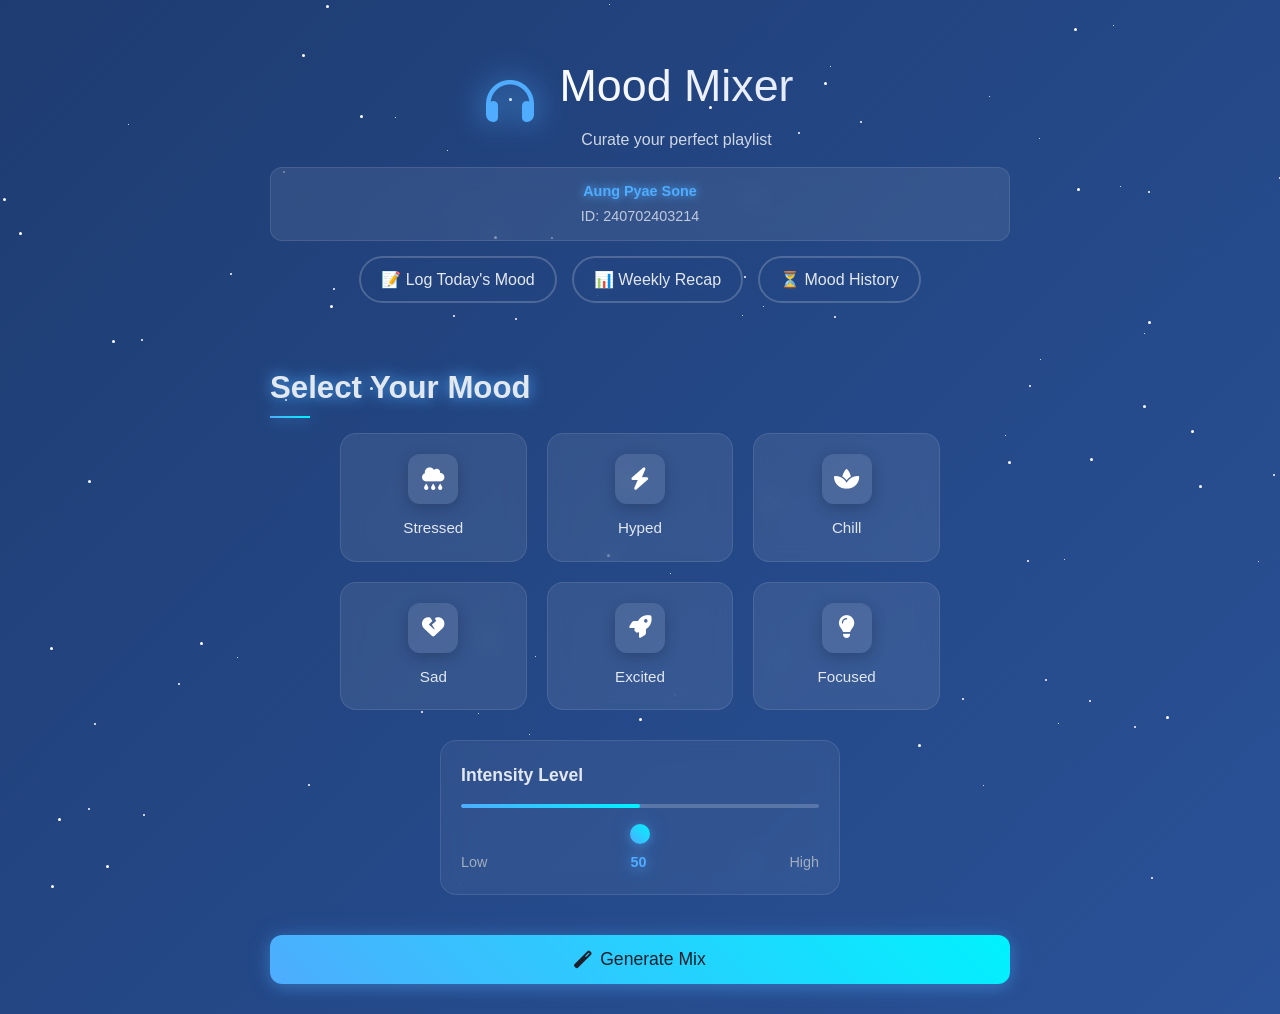
<file: index.html>
<!DOCTYPE html>
<html lang="en">
  <head>
    <meta charset="UTF-8" />
    <meta name="viewport" content="width=device-width, initial-scale=1.0" />
    <title>Mood Mixer - Aung Pyae Sone</title>
    <link
      rel="stylesheet"
      href="https://cdnjs.cloudflare.com/ajax/libs/font-awesome/6.4.0/css/all.min.css"
    />
    <link rel="stylesheet" href="project1.css" />
  </head>
  <body>
    <div class="container">
      <header>
        <div class="header-content">
          <i class="fas fa-headphones header-icon"></i>
          <div>
            <h1>Mood Mixer</h1>
            <p>Curate your perfect playlist</p>
          </div>
        </div>

        <!-- Student Info - Professional Touch -->
        <div class="student-info">
          <div class="name">Aung Pyae Sone</div>
          <div class="id">ID: 240702403214</div>
        </div>

        <div id="moodOfDay" class="mood-badge" style="display: none"></div>

        <div class="header-buttons">
          <button id="logMoodBtn" class="secondary-btn">
            📝 Log Today's Mood
          </button>
          <button id="viewRecapBtn" class="secondary-btn">
            📊 Weekly Recap
          </button>
          <button id="viewHistoryBtn" class="secondary-btn">
            ⏳ Mood History
          </button>
        </div>
      </header>

      <div class="mood-selector" id="moodSelector">
        <div class="section-title">
          <h2>Select Your Mood</h2>
        </div>

        <div class="mood-grid">
          <label class="mood-card" data-mood="stressed">
            <input type="radio" name="mood" value="stressed" />
            <div class="mood-icon">
              <i class="fas fa-cloud-rain"></i>
            </div>
            <span>Stressed</span>
          </label>

          <label class="mood-card" data-mood="hyped">
            <input type="radio" name="mood" value="hyped" />
            <div class="mood-icon">
              <i class="fas fa-bolt"></i>
            </div>
            <span>Hyped</span>
          </label>

          <label class="mood-card" data-mood="chill">
            <input type="radio" name="mood" value="chill" />
            <div class="mood-icon">
              <i class="fas fa-spa"></i>
            </div>
            <span>Chill</span>
          </label>

          <label class="mood-card" data-mood="sad">
            <input type="radio" name="mood" value="sad" />
            <div class="mood-icon">
              <i class="fas fa-heart-broken"></i>
            </div>
            <span>Sad</span>
          </label>

          <label class="mood-card" data-mood="excited">
            <input type="radio" name="mood" value="excited" />
            <div class="mood-icon">
              <i class="fas fa-rocket"></i>
            </div>
            <span>Excited</span>
          </label>

          <label class="mood-card" data-mood="focused">
            <input type="radio" name="mood" value="focused" />
            <div class="mood-icon">
              <i class="fas fa-lightbulb"></i>
            </div>
            <span>Focused</span>
          </label>
        </div>

        <div class="intensity-section">
          <h3>Intensity Level</h3>
          <div class="slider-container">
            <div class="slider-track">
              <div class="slider-fill" id="sliderFill"></div>
            </div>
            <input type="range" id="intensity" min="0" max="100" value="50" />
            <div class="intensity-labels">
              <span>Low</span>
              <span id="intensityValue">50</span>
              <span>High</span>
            </div>
          </div>
        </div>

        <button id="mixBtn" class="primary-btn">
          <i class="fas fa-magic"></i>
          Generate Mix
        </button>
      </div>

      <div class="mix-result" id="mixResult" style="display: none">
        <div class="result-header">
          <h2>Your Custom Mix</h2>
          <div class="mix-badge" id="mixTitle"></div>
        </div>

        <div class="playlist-section">
          <h3>Recommended Tracks</h3>
          <div class="playlist" id="playlist"></div>
        </div>

        <div class="player-controls" id="playerControls" style="display: none">
          <h3>Now Playing</h3>
          <div class="waveform" id="waveform"></div>
          <div class="progress-bar">
            <div class="progress-fill" id="progressFill"></div>
          </div>
          <div class="player-buttons">
            <button id="prevBtn" class="control-btn">
              <i class="fas fa-backward"></i> Prev
            </button>
            <button id="playPauseBtn" class="control-btn play-btn">
              <i class="fas fa-play"></i> Play
            </button>
            <button id="nextBtn" class="control-btn">
              <i class="fas fa-forward"></i> Next
            </button>
          </div>
        </div>

        <div class="controls-section">
          <div class="sound-controls">
            <button id="shuffleBtn" class="control-btn shuffle-btn">
              <i class="fas fa-random"></i> Shuffle Play
            </button>
            <button id="playSound" class="control-btn play-btn">
              <i class="fas fa-play"></i>
              Play Preview
            </button>
            <button id="saveMix" class="control-btn save-btn">
              <i class="fas fa-save"></i>
              Save Mix
            </button>
          </div>
          <button id="newMix" class="secondary-btn">
            <i class="fas fa-redo"></i>
            New Mix
          </button>
        </div>

        <div
          id="motivationSection"
          class="motivation-section"
          style="display: none"
        >
          <h3>Cosmic Dopamine Boosters 🌟</h3>
          <ul>
            <li>Eat tyrosine-rich foods like bananas, chocolate, or almonds</li>
            <li>Get moving with exercise or a quick walk</li>
            <li>Listen to your favorite uplifting music</li>
            <li>Spend time in sunlight or nature</li>
            <li>Practice gratitude or meditation</li>
            <li>Get enough sleep to recharge</li>
          </ul>
          <p>
            Remember, even in the cosmic void, new stars are born every day.
            You've got this! 💫
          </p>
        </div>
      </div>

      <!-- History Timeline Modal -->
      <div id="historyModal" class="modal" style="display: none">
        <div class="modal-content">
          <span class="close-modal">&times;</span>
          <h2>Cosmic Mood History</h2>
          <div class="timeline" id="timeline"></div>
        </div>
      </div>

      <!-- Weekly Recap Modal -->
      <div id="recapModal" class="modal" style="display: none">
        <div class="modal-content">
          <span class="close-modal">&times;</span>
          <h2>Weekly Cosmic Recap</h2>
          <canvas id="recapChart" width="400" height="200"></canvas>
        </div>
      </div>
    </div>

    <script src="project1.js"></script>
  </body>
</html>
</file>
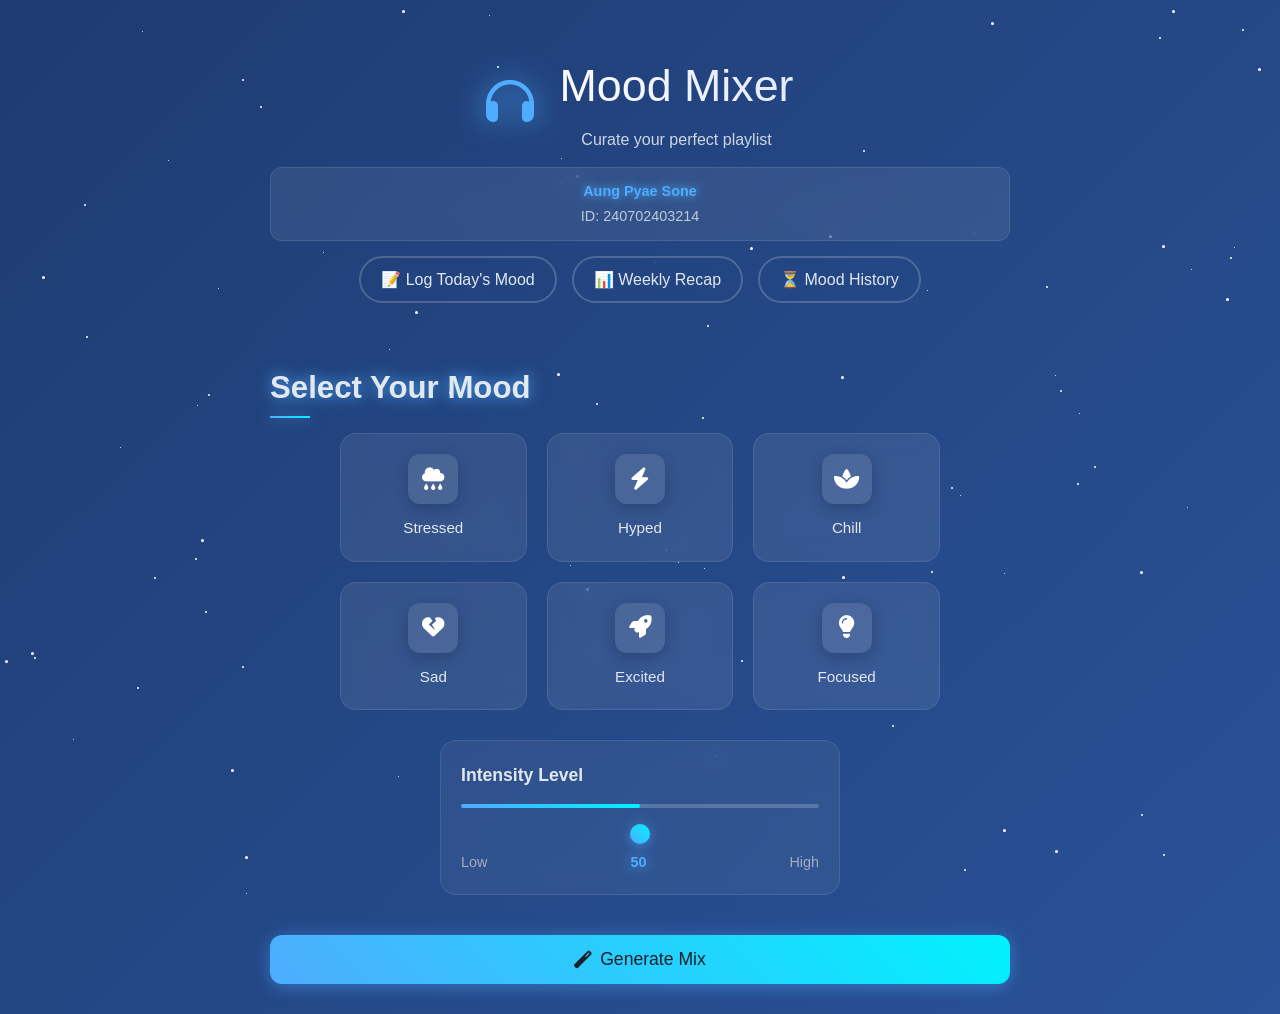
<file: project1.html>
<!DOCTYPE html>
<html lang="en">
  <head>
    <meta charset="UTF-8" />
    <meta name="viewport" content="width=device-width, initial-scale=1.0" />
    <title>Mood Mixer - Aung Pyae Sone</title>
    <link
      rel="stylesheet"
      href="https://cdnjs.cloudflare.com/ajax/libs/font-awesome/6.4.0/css/all.min.css"
    />
    <link rel="stylesheet" href="project1.css" />
  </head>
  <body>
    <div class="container">
      <header>
        <div class="header-content">
          <i class="fas fa-headphones header-icon"></i>
          <div>
            <h1>Mood Mixer</h1>
            <p>Curate your perfect playlist</p>
          </div>
        </div>

        <!-- Student Info - Professional Touch -->
        <div class="student-info">
          <div class="name">Aung Pyae Sone</div>
          <div class="id">ID: 240702403214</div>
        </div>

        <div id="moodOfDay" class="mood-badge" style="display: none"></div>

        <div class="header-buttons">
          <button id="logMoodBtn" class="secondary-btn">
            📝 Log Today's Mood
          </button>
          <button id="viewRecapBtn" class="secondary-btn">
            📊 Weekly Recap
          </button>
          <button id="viewHistoryBtn" class="secondary-btn">
            ⏳ Mood History
          </button>
        </div>
      </header>

      <div class="mood-selector" id="moodSelector">
        <div class="section-title">
          <h2>Select Your Mood</h2>
        </div>

        <div class="mood-grid">
          <label class="mood-card" data-mood="stressed">
            <input type="radio" name="mood" value="stressed" />
            <div class="mood-icon">
              <i class="fas fa-cloud-rain"></i>
            </div>
            <span>Stressed</span>
          </label>

          <label class="mood-card" data-mood="hyped">
            <input type="radio" name="mood" value="hyped" />
            <div class="mood-icon">
              <i class="fas fa-bolt"></i>
            </div>
            <span>Hyped</span>
          </label>

          <label class="mood-card" data-mood="chill">
            <input type="radio" name="mood" value="chill" />
            <div class="mood-icon">
              <i class="fas fa-spa"></i>
            </div>
            <span>Chill</span>
          </label>

          <label class="mood-card" data-mood="sad">
            <input type="radio" name="mood" value="sad" />
            <div class="mood-icon">
              <i class="fas fa-heart-broken"></i>
            </div>
            <span>Sad</span>
          </label>

          <label class="mood-card" data-mood="excited">
            <input type="radio" name="mood" value="excited" />
            <div class="mood-icon">
              <i class="fas fa-rocket"></i>
            </div>
            <span>Excited</span>
          </label>

          <label class="mood-card" data-mood="focused">
            <input type="radio" name="mood" value="focused" />
            <div class="mood-icon">
              <i class="fas fa-lightbulb"></i>
            </div>
            <span>Focused</span>
          </label>
        </div>

        <div class="intensity-section">
          <h3>Intensity Level</h3>
          <div class="slider-container">
            <div class="slider-track">
              <div class="slider-fill" id="sliderFill"></div>
            </div>
            <input type="range" id="intensity" min="0" max="100" value="50" />
            <div class="intensity-labels">
              <span>Low</span>
              <span id="intensityValue">50</span>
              <span>High</span>
            </div>
          </div>
        </div>

        <button id="mixBtn" class="primary-btn">
          <i class="fas fa-magic"></i>
          Generate Mix
        </button>
      </div>

      <div class="mix-result" id="mixResult" style="display: none">
        <div class="result-header">
          <h2>Your Custom Mix</h2>
          <div class="mix-badge" id="mixTitle"></div>
        </div>

        <div class="playlist-section">
          <h3>Recommended Tracks</h3>
          <div class="playlist" id="playlist"></div>
        </div>

        <div class="player-controls" id="playerControls" style="display: none">
          <h3>Now Playing</h3>
          <div class="waveform" id="waveform"></div>
          <div class="progress-bar">
            <div class="progress-fill" id="progressFill"></div>
          </div>
          <div class="player-buttons">
            <button id="prevBtn" class="control-btn">
              <i class="fas fa-backward"></i> Prev
            </button>
            <button id="playPauseBtn" class="control-btn play-btn">
              <i class="fas fa-play"></i> Play
            </button>
            <button id="nextBtn" class="control-btn">
              <i class="fas fa-forward"></i> Next
            </button>
          </div>
        </div>

        <div class="controls-section">
          <div class="sound-controls">
            <button id="shuffleBtn" class="control-btn shuffle-btn">
              <i class="fas fa-random"></i> Shuffle Play
            </button>
            <button id="playSound" class="control-btn play-btn">
              <i class="fas fa-play"></i>
              Play Preview
            </button>
            <button id="saveMix" class="control-btn save-btn">
              <i class="fas fa-save"></i>
              Save Mix
            </button>
          </div>
          <button id="newMix" class="secondary-btn">
            <i class="fas fa-redo"></i>
            New Mix
          </button>
        </div>

        <div
          id="motivationSection"
          class="motivation-section"
          style="display: none"
        >
          <h3>Cosmic Dopamine Boosters 🌟</h3>
          <ul>
            <li>Eat tyrosine-rich foods like bananas, chocolate, or almonds</li>
            <li>Get moving with exercise or a quick walk</li>
            <li>Listen to your favorite uplifting music</li>
            <li>Spend time in sunlight or nature</li>
            <li>Practice gratitude or meditation</li>
            <li>Get enough sleep to recharge</li>
          </ul>
          <p>
            Remember, even in the cosmic void, new stars are born every day.
            You've got this! 💫
          </p>
        </div>
      </div>

      <!-- History Timeline Modal -->
      <div id="historyModal" class="modal" style="display: none">
        <div class="modal-content">
          <span class="close-modal">&times;</span>
          <h2>Cosmic Mood History</h2>
          <div class="timeline" id="timeline"></div>
        </div>
      </div>

      <!-- Weekly Recap Modal -->
      <div id="recapModal" class="modal" style="display: none">
        <div class="modal-content">
          <span class="close-modal">&times;</span>
          <h2>Weekly Cosmic Recap</h2>
          <canvas id="recapChart" width="400" height="200"></canvas>
        </div>
      </div>
    </div>

    <script src="project1.js"></script>
  </body>
</html>
</file>
<file: project1.css>
* {
  margin: 0;
  padding: 0;
  box-sizing: border-box;
}

body {
  font-family: "Segoe UI", Tahoma, Geneva, Verdana, sans-serif;
  background: linear-gradient(135deg, #1e3c72 0%, #2a5298 100%);
  min-height: 100vh;
  color: #ffffff;
  line-height: 1.6;
  position: relative;
  overflow-x: hidden;
  transition: background 1s cubic-bezier(0.4, 0, 0.2, 1);
}

/* STARFIELD - Dynamic by mood */
.stars {
  position: fixed;
  top: 0;
  left: 0;
  width: 100%;
  height: 100%;
  pointer-events: none;
  z-index: -1;
}

.star {
  position: absolute;
  border-radius: 50%;
  animation: twinkle 3s ease-in-out infinite alternate;
  background: #ffffff;
}

.star.small {
  width: 1px;
  height: 1px;
}
.star.medium {
  width: 2px;
  height: 2px;
}
.star.large {
  width: 3px;
  height: 3px;
}

@keyframes twinkle {
  0% {
    opacity: 0.3;
    transform: scale(1);
  }
  100% {
    opacity: 1;
    transform: scale(1.2);
  }
}

/* SHOOTING STARS - Dynamic by mood */
.shooting-star {
  position: absolute;
  width: 2px;
  height: 2px;
  border-radius: 50%;
  box-shadow: 0 0 10px #4facfe;
  animation: shoot 4s linear infinite;
  background: linear-gradient(45deg, #4facfe, #00f2fe);
}

.shooting-star::after {
  content: "";
  position: absolute;
  top: 0;
  left: 0;
  width: 100%;
  height: 100%;
  background: linear-gradient(45deg, #4facfe, transparent);
  transform: rotate(45deg);
  animation: tail 0.5s linear infinite;
}

@keyframes shoot {
  0% {
    transform: translateX(-100vw) translateY(20vh) rotate(45deg);
    opacity: 0;
  }
  10% {
    opacity: 1;
  }
  90% {
    opacity: 1;
  }
  100% {
    transform: translateX(100vw) translateY(80vh) rotate(45deg);
    opacity: 0;
  }
}

@keyframes tail {
  0% {
    width: 0;
  }
  100% {
    width: 100px;
  }
}

.container {
  max-width: 420px;
  margin: 0 auto;
  padding: 20px;
  min-height: 100vh;
  display: flex;
  flex-direction: column;
  position: relative;
  z-index: 1;
}

/* Header - Enhanced for Desktop */
header {
  text-align: center;
  margin-bottom: 40px;
  padding: 20px 0;
  position: relative;
}

.header-content {
  display: flex;
  align-items: center;
  justify-content: center;
  gap: 15px;
  margin-bottom: 15px;
}

.header-icon {
  font-size: 2.5rem;
  color: var(--accent-color, #4facfe);
  filter: drop-shadow(0 0 15px var(--accent-color, #4facfe));
}

header h1 {
  font-size: 2.2rem;
  font-weight: 300;
  margin: 0;
  background: linear-gradient(45deg, #ffffff, var(--accent-light, #e0e7ff));
  -webkit-background-clip: text;
  -webkit-text-fill-color: transparent;
  background-clip: text;
}

header p {
  margin-top: 5px;
  opacity: 0.9;
  font-size: 1rem;
  font-weight: 300;
  color: var(--text-light, #e2e8f0);
}

/* Student Info - Desktop Enhanced */
.student-info {
  background: rgba(255, 255, 255, 0.08);
  border: 1px solid rgba(255, 255, 255, 0.1);
  border-radius: 12px;
  padding: 12px 20px;
  margin: 15px 0;
  backdrop-filter: blur(10px);
  text-align: center;
  font-size: 0.9rem;
  color: var(--text-light, #e2e8f0);
}

.student-info .name {
  font-weight: 600;
  color: var(--accent-color, #4facfe);
  text-shadow: 0 0 10px var(--accent-color, #4facfe);
}

.student-info .id {
  opacity: 0.8;
  margin-top: 2px;
}

/* Header Buttons - Desktop Layout */
.header-buttons {
  display: flex;
  gap: 10px;
  justify-content: center;
  flex-wrap: wrap;
  margin-top: 15px;
}

.header-buttons .secondary-btn {
  width: auto;
  min-width: 140px;
  padding: 10px 16px;
  font-size: 0.9rem;
}

/* Section Titles */
.section-title,
.result-header h2,
.playlist-section h3 {
  font-size: 1.3rem;
  font-weight: 400;
  margin-bottom: 20px;
  color: #e2e8f0;
  position: relative;
  text-shadow: 0 0 15px var(--accent-color, #4facfe);
}

.section-title::after,
.result-header h2::after,
.playlist-section h3::after {
  content: "";
  position: absolute;
  bottom: -5px;
  left: 0;
  width: 40px;
  height: 2px;
  background: linear-gradient(
    90deg,
    var(--accent-color, #4facfe),
    var(--accent-light, #00f2fe)
  );
  box-shadow: 0 0 15px var(--accent-color, #4facfe);
}

/* Mood Cards - Desktop Enhanced */
.mood-grid {
  display: grid;
  grid-template-columns: repeat(2, 1fr);
  gap: 15px;
  margin-bottom: 30px;
}

.mood-card {
  background: rgba(255, 255, 255, 0.08);
  border: 1px solid rgba(255, 255, 255, 0.1);
  border-radius: 16px;
  padding: 20px 15px;
  text-align: center;
  cursor: pointer;
  transition: all 0.3s cubic-bezier(0.4, 0, 0.2, 1);
  position: relative;
  overflow: hidden;
  backdrop-filter: blur(10px);
}

.mood-card::before {
  content: "";
  position: absolute;
  top: 0;
  left: -100%;
  width: 100%;
  height: 100%;
  background: linear-gradient(
    90deg,
    transparent,
    rgba(255, 255, 255, 0.1),
    transparent
  );
  transition: left 0.5s;
}

.mood-card:hover::before {
  left: 100%;
}

.mood-card:hover {
  transform: translateY(-4px);
  background: rgba(255, 255, 255, 0.12);
  border-color: rgba(var(--accent-rgb, 79, 172, 254), 0.3);
  box-shadow: 0 8px 25px rgba(0, 0, 0, 0.15),
    0 0 25px rgba(var(--accent-rgb, 79, 172, 254), 0.2);
}

.mood-card input:checked + div {
  border-color: var(--accent-color, #4facfe);
  background: rgba(var(--accent-rgb, 79, 172, 254), 0.1);
  box-shadow: 0 0 0 1px rgba(var(--accent-rgb, 79, 172, 254), 0.2),
    0 0 25px rgba(var(--accent-rgb, 79, 172, 254), 0.3);
}

.mood-card input {
  display: none;
}

.mood-icon {
  display: flex;
  align-items: center;
  justify-content: center;
  width: 50px;
  height: 50px;
  margin: 0 auto 12px;
  background: rgba(255, 255, 255, 0.1);
  border-radius: 12px;
  font-size: 1.4rem;
  transition: all 0.3s ease;
  box-shadow: 0 4px 15px rgba(0, 0, 0, 0.2);
}

.mood-card:hover .mood-icon {
  background: rgba(var(--accent-rgb, 79, 172, 254), 0.2);
  transform: scale(1.1);
  box-shadow: 0 6px 20px rgba(var(--accent-rgb, 79, 172, 254), 0.3);
}

.mood-card input:checked + div .mood-icon {
  background: rgba(var(--accent-rgb, 79, 172, 254), 0.3);
  color: var(--accent-color, #4facfe);
  box-shadow: 0 0 25px rgba(var(--accent-rgb, 79, 172, 254), 0.4);
}

.mood-card span {
  font-size: 0.95rem;
  font-weight: 500;
  display: block;
  color: var(--text-light, #e2e8f0);
}

/* Intensity Slider */
.intensity-section {
  margin-bottom: 30px;
  padding: 20px;
  background: rgba(255, 255, 255, 0.05);
  border-radius: 16px;
  border: 1px solid rgba(255, 255, 255, 0.1);
  backdrop-filter: blur(10px);
}

.intensity-section h3 {
  margin-bottom: 15px;
  font-size: 1.1rem;
  color: var(--text-light, #e2e8f0);
}

.slider-container {
  position: relative;
}

.slider-track {
  height: 4px;
  background: rgba(255, 255, 255, 0.2);
  border-radius: 2px;
  margin-bottom: 10px;
  overflow: hidden;
}

.slider-fill {
  height: 100%;
  background: linear-gradient(
    90deg,
    var(--accent-color, #4facfe),
    var(--accent-light, #00f2fe)
  );
  border-radius: 2px;
  transition: width 0.3s ease;
  width: 50%;
  box-shadow: 0 0 15px var(--accent-color, #4facfe);
}

#intensity {
  width: 100%;
  height: 4px;
  border-radius: 2px;
  background: transparent;
  outline: none;
  -webkit-appearance: none;
  margin-bottom: 15px;
}

#intensity::-webkit-slider-thumb {
  -webkit-appearance: none;
  width: 20px;
  height: 20px;
  border-radius: 50%;
  background: linear-gradient(
    45deg,
    var(--accent-color, #4facfe),
    var(--accent-light, #00f2fe)
  );
  cursor: pointer;
  box-shadow: 0 2px 8px rgba(var(--accent-rgb, 79, 172, 254), 0.4),
    0 0 20px rgba(var(--accent-rgb, 79, 172, 254), 0.3);
  transition: transform 0.2s ease;
}

#intensity::-webkit-slider-thumb:hover {
  transform: scale(1.2);
}

.intensity-labels {
  display: flex;
  justify-content: space-between;
  font-size: 0.9rem;
  color: var(--text-muted, #a0aec0);
}

#intensityValue {
  font-weight: 600;
  color: var(--accent-color, #4facfe);
  text-shadow: 0 0 15px var(--accent-color, #4facfe);
}

/* Buttons - Desktop Enhanced */
.primary-btn,
.secondary-btn,
.control-btn {
  border: none;
  border-radius: 12px;
  font-size: 1rem;
  font-weight: 500;
  cursor: pointer;
  transition: all 0.3s cubic-bezier(0.4, 0, 0.2, 1);
  display: inline-flex;
  align-items: center;
  gap: 8px;
  padding: 14px 24px;
  backdrop-filter: blur(10px);
}

.primary-btn {
  width: 100%;
  background: linear-gradient(
    45deg,
    var(--accent-color, #4facfe) 0%,
    var(--accent-light, #00f2fe) 100%
  );
  color: #1a202c;
  box-shadow: 0 4px 15px rgba(var(--accent-rgb, 79, 172, 254), 0.3),
    0 0 25px rgba(var(--accent-rgb, 79, 172, 254), 0.2);
  font-size: 1.1rem;
  justify-content: center;
  margin-top: 10px;
  position: relative;
  overflow: hidden;
}

.primary-btn::before {
  content: "";
  position: absolute;
  top: 0;
  left: -100%;
  width: 100%;
  height: 100%;
  background: linear-gradient(
    90deg,
    transparent,
    rgba(255, 255, 255, 0.3),
    transparent
  );
  transition: left 0.5s;
}

.primary-btn:hover::before {
  left: 100%;
}

.primary-btn:hover {
  transform: translateY(-2px);
  box-shadow: 0 6px 20px rgba(var(--accent-rgb, 79, 172, 254), 0.4),
    0 0 35px rgba(var(--accent-rgb, 79, 172, 254), 0.3);
}

.primary-btn:active {
  transform: translateY(0);
}

.secondary-btn {
  background: transparent;
  color: var(--text-light, #e2e8f0);
  border: 2px solid rgba(255, 255, 255, 0.2);
  padding: 12px 20px;
  backdrop-filter: blur(10px);
  transition: all 0.3s cubic-bezier(0.4, 0, 0.2, 1);
}

.secondary-btn:hover {
  background: rgba(255, 255, 255, 0.1);
  border-color: rgba(var(--accent-rgb, 79, 172, 254), 0.3);
  box-shadow: 0 0 25px rgba(var(--accent-rgb, 79, 172, 254), 0.2);
  transform: translateY(-1px);
  color: var(--accent-light, #00f2fe);
}

.secondary-btn:active {
  transform: translateY(0);
}

/* FULL IMMERSION GALAXY RESULT PAGE */
.mix-result {
  background: radial-gradient(
      ellipse at center,
      rgba(var(--accent-rgb, 79, 172, 254), 0.3) 0%,
      transparent 50%
    ),
    radial-gradient(
      ellipse at top,
      rgba(255, 255, 255, 0.1) 0%,
      transparent 70%
    ),
    radial-gradient(
      ellipse at bottom,
      rgba(var(--accent-rgb, 79, 172, 254), 0.2) 0%,
      transparent 70%
    ),
    linear-gradient(
      135deg,
      rgba(var(--accent-rgb, 79, 172, 254), 0.1) 0%,
      rgba(15, 23, 42, 0.95) 100%
    );
  border-radius: 20px;
  padding: 30px 20px;
  margin-top: 20px;
  animation: fadeInUp 0.6s cubic-bezier(0.4, 0, 0.2, 1);
  border: 1px solid rgba(255, 255, 255, 0.15);
  backdrop-filter: blur(20px);
  position: relative;
  overflow: hidden;
}

.mix-result::before {
  content: "";
  position: absolute;
  top: 0;
  left: 0;
  right: 0;
  bottom: 0;
  background: radial-gradient(
      circle at 20% 80%,
      rgba(var(--accent-rgb, 79, 172, 254), 0.4) 0%,
      transparent 50%
    ),
    radial-gradient(
      circle at 80% 20%,
      rgba(var(--accent-rgb, 79, 172, 254), 0.3) 0%,
      transparent 50%
    ),
    radial-gradient(
      circle at 40% 40%,
      rgba(var(--accent-light-rgb, 0, 242, 254), 0.2) 0%,
      transparent 50%
    );
  animation: nebulaShift 20s ease-in-out infinite;
  z-index: -1;
}

@keyframes nebulaShift {
  0%,
  100% {
    opacity: 0.7;
    transform: scale(1);
  }
  50% {
    opacity: 0.9;
    transform: scale(1.05);
  }
}

@keyframes fadeInUp {
  from {
    opacity: 0;
    transform: translateY(20px);
  }
  to {
    opacity: 1;
    transform: translateY(0);
  }
}

.result-header {
  text-align: center;
  margin-bottom: 30px;
  position: relative;
  z-index: 2;
}

.result-header h2 {
  color: #f8fafc;
  font-weight: 500;
  text-shadow: 0 0 25px var(--accent-color, #4facfe);
}

.mix-badge {
  background: linear-gradient(
    45deg,
    var(--accent-color, #4facfe),
    var(--accent-light, #00f2fe)
  );
  color: #1a202c;
  padding: 8px 20px;
  border-radius: 25px;
  display: inline-block;
  margin-top: 10px;
  font-weight: 600;
  font-size: 1rem;
  box-shadow: 0 2px 10px rgba(var(--accent-rgb, 79, 172, 254), 0.3),
    0 0 25px rgba(var(--accent-rgb, 79, 172, 254), 0.2);
  position: relative;
  z-index: 2;
}

/* GALAXY STARS */
.galaxy-stars {
  position: absolute;
  top: 0;
  left: 0;
  width: 100%;
  height: 100%;
  pointer-events: none;
  z-index: 0;
  border-radius: 20px;
  overflow: hidden;
}

.galaxy-star {
  position: absolute;
  background: var(--accent-light, #ffffff);
  border-radius: 50%;
  animation: galaxyTwinkle 4s ease-in-out infinite alternate;
  box-shadow: 0 0 8px var(--accent-color, #4facfe);
}

.galaxy-star.distant {
  width: 1px;
  height: 1px;
  animation-duration: 6s;
  opacity: 0.6;
}

.galaxy-star.medium {
  width: 2px;
  height: 2px;
  animation-duration: 4s;
  opacity: 0.8;
}

.galaxy-star.bright {
  width: 3px;
  height: 3px;
  animation-duration: 3s;
  opacity: 1;
  box-shadow: 0 0 15px var(--accent-color, #4facfe);
}

@keyframes galaxyTwinkle {
  0% {
    opacity: 0.4;
    transform: scale(1) rotate(0deg);
  }
  100% {
    opacity: 1;
    transform: scale(1.3) rotate(180deg);
  }
}

/* Playlist - Desktop Enhanced */
.playlist-section {
  margin-bottom: 30px;
  position: relative;
  z-index: 2;
}

.playlist-section h3 {
  color: #f8fafc;
  font-weight: 500;
  text-shadow: 0 0 25px var(--accent-color, #4facfe);
}

.playlist {
  background: rgba(255, 255, 255, 0.08);
  border-radius: 12px;
  padding: 0;
  border: 1px solid rgba(255, 255, 255, 0.12);
  overflow: hidden;
  backdrop-filter: blur(10px);
  position: relative;
  z-index: 2;
}

.playlist-item {
  display: flex;
  align-items: center;
  padding: 18px 20px;
  border-bottom: 1px solid rgba(255, 255, 255, 0.08);
  transition: all 0.3s ease;
  animation: slideInUp 0.6s cubic-bezier(0.4, 0, 0.2, 1) forwards;
  opacity: 0;
  position: relative;
  z-index: 2;
  cursor: pointer;
}

.playlist-item:hover {
  background: rgba(255, 255, 255, 0.12);
  transform: translateX(5px);
  box-shadow: 0 4px 12px rgba(0, 0, 0, 0.1);
}

.playlist-item::before {
  content: "";
  position: absolute;
  left: 0;
  top: 0;
  bottom: 0;
  width: 4px;
  background: linear-gradient(
    180deg,
    var(--accent-color, #4facfe) 0%,
    var(--accent-light, #00f2fe) 100%
  );
  box-shadow: 0 0 15px var(--accent-color, #4facfe);
}

.playlist-item:last-child {
  border-bottom: none;
}

@keyframes slideInUp {
  to {
    opacity: 1;
    transform: translateY(0);
  }
}

.playlist-item .track-icon {
  width: 40px;
  height: 40px;
  border-radius: 8px;
  display: flex;
  align-items: center;
  justify-content: center;
  color: #ffffff;
  font-size: 1rem;
  margin-right: 15px;
  flex-shrink: 0;
  box-shadow: 0 2px 8px rgba(0, 0, 0, 0.2);
  background: linear-gradient(
    45deg,
    var(--accent-color, #4facfe),
    var(--accent-light, #00f2fe)
  );
}

.playlist-item .track-info {
  flex: 1;
  min-width: 0;
}

.playlist-item .track-title {
  font-weight: 600;
  margin-bottom: 2px;
  color: #ffffff;
  font-size: 1rem;
  text-shadow: 0 0 15px var(--accent-color, #4facfe);
}

.playlist-item .track-subtitle {
  font-size: 0.85rem;
  color: var(--text-light, #e2e8f0);
  margin-bottom: 4px;
  font-weight: 400;
  text-shadow: 0 0 8px rgba(255, 255, 255, 0.2);
}

.playlist-item .duration {
  font-size: 0.9rem;
  color: var(--text-muted, #cbd5e1);
  white-space: nowrap;
  flex-shrink: 0;
  font-weight: 500;
  text-shadow: 0 0 8px rgba(255, 255, 255, 0.1);
}

/* Controls - Desktop Enhanced */
.controls-section {
  text-align: center;
  position: relative;
  z-index: 2;
}

.sound-controls {
  display: flex;
  gap: 12px;
  margin-bottom: 20px;
  justify-content: center;
  flex-wrap: wrap;
}

.control-btn {
  flex: 1;
  justify-content: center;
  backdrop-filter: blur(10px);
  min-width: 120px;
  margin: 5px;
}

.play-btn {
  background: linear-gradient(
    45deg,
    var(--accent-color, #10b981),
    var(--accent-light, #059669)
  );
  color: white;
  box-shadow: 0 4px 15px rgba(var(--accent-rgb, 16, 185, 129), 0.3),
    0 0 25px rgba(var(--accent-rgb, 16, 185, 129), 0.2);
}

.play-btn:hover {
  box-shadow: 0 6px 20px rgba(var(--accent-rgb, 16, 185, 129), 0.4),
    0 0 35px rgba(var(--accent-rgb, 16, 185, 129), 0.3);
  transform: translateY(-2px);
}

.save-btn {
  background: linear-gradient(
    45deg,
    rgba(107, 114, 128, 0.8),
    rgba(75, 85, 99, 0.8)
  );
  color: white;
  box-shadow: 0 4px 15px rgba(107, 114, 128, 0.3),
    0 0 15px rgba(107, 114, 128, 0.2);
  border: 1px solid rgba(255, 255, 255, 0.1);
}

.save-btn:hover {
  box-shadow: 0 6px 20px rgba(107, 114, 128, 0.4),
    0 0 25px rgba(107, 114, 128, 0.3);
  transform: translateY(-2px);
}

.shuffle-btn {
  background: linear-gradient(
    45deg,
    var(--accent-light, #00f2fe),
    var(--accent-color, #4facfe)
  );
  color: white;
  box-shadow: 0 4px 15px rgba(var(--accent-rgb, 79, 172, 254), 0.3);
}

/* Player Controls - Desktop Enhanced */
.player-controls {
  margin-top: 20px;
  padding: 20px;
  background: rgba(255, 255, 255, 0.05);
  border-radius: 16px;
  border: 1px solid rgba(255, 255, 255, 0.1);
  backdrop-filter: blur(10px);
  text-align: center;
}

.player-controls h3 {
  margin-bottom: 15px;
  color: var(--text-light, #f8fafc);
}

.waveform {
  height: 60px;
  display: flex;
  align-items: end;
  justify-content: center;
  gap: 2px;
  margin-bottom: 15px;
  padding: 10px;
}

.wave-bar {
  width: 4px;
  height: 20px;
  background: var(--accent-color, #4facfe);
  animation: wave 1s ease-in-out infinite alternate;
  border-radius: 2px;
  box-shadow: 0 0 10px var(--accent-color, #4facfe);
}

.wave-bar:nth-child(2) {
  animation-delay: 0.2s;
  height: 30px;
}
.wave-bar:nth-child(3) {
  animation-delay: 0.4s;
  height: 40px;
}
.wave-bar:nth-child(4) {
  animation-delay: 0.6s;
  height: 30px;
}
.wave-bar:nth-child(5) {
  animation-delay: 0.8s;
  height: 20px;
}

@keyframes wave {
  0% {
    transform: scaleY(0.5);
  }
  100% {
    transform: scaleY(1);
  }
}

.progress-bar {
  height: 4px;
  background: rgba(255, 255, 255, 0.2);
  border-radius: 2px;
  margin-bottom: 15px;
  overflow: hidden;
}

.progress-fill {
  height: 100%;
  background: linear-gradient(
    90deg,
    var(--accent-color, #4facfe),
    var(--accent-light, #00f2fe)
  );
  width: 0%;
  transition: width 0.3s linear;
  box-shadow: 0 0 15px var(--accent-color, #4facfe);
}

.player-buttons {
  display: flex;
  gap: 12px;
  justify-content: center;
}

/* Motivation Section */
.motivation-section {
  margin-top: 30px;
  padding: 20px;
  background: rgba(255, 255, 255, 0.05);
  border-radius: 16px;
  border: 1px solid rgba(255, 255, 255, 0.1);
  backdrop-filter: blur(10px);
}

.motivation-section h3 {
  margin-bottom: 15px;
  color: #f8fafc;
  text-shadow: 0 0 25px var(--accent-color, #4facfe);
}

.motivation-section ul {
  list-style: none;
  padding: 0;
  margin-bottom: 15px;
}

.motivation-section li {
  margin-bottom: 10px;
  padding-left: 20px;
  position: relative;
  color: var(--text-light, #e2e8f0);
}

.motivation-section li::before {
  content: "⭐";
  position: absolute;
  left: 0;
  top: 0;
  color: var(--accent-color, #4facfe);
}

.motivation-section p {
  font-style: italic;
  color: var(--text-light, #e2e8f0);
  text-shadow: 0 0 15px var(--accent-color, #4facfe);
}

/* Modal Styles - Desktop Enhanced */
.modal {
  position: fixed;
  top: 0;
  left: 0;
  width: 100%;
  height: 100%;
  background: rgba(15, 23, 42, 0.9);
  display: flex;
  align-items: center;
  justify-content: center;
  z-index: 1000;
  backdrop-filter: blur(5px);
}

.modal-content {
  background: rgba(255, 255, 255, 0.08);
  border-radius: 20px;
  padding: 30px;
  max-width: 90%;
  max-height: 80%;
  overflow-y: auto;
  position: relative;
  box-shadow: 0 0 50px rgba(var(--accent-rgb, 79, 172, 254), 0.3);
  min-width: 320px;
  max-width: 600px;
}

.close-modal {
  position: absolute;
  top: 15px;
  right: 15px;
  font-size: 1.5rem;
  cursor: pointer;
  color: var(--text-light, #e2e8f0);
}

.close-modal:hover {
  color: var(--accent-color, #4facfe);
}

.timeline {
  position: relative;
  margin: 0 auto;
  padding: 20px 0;
}

.timeline-line {
  position: absolute;
  top: 50%;
  left: 0;
  width: 100%;
  height: 2px;
  background: linear-gradient(
    90deg,
    var(--accent-color, #4facfe),
    var(--accent-light, #00f2fe)
  );
  box-shadow: 0 0 15px var(--accent-color, #4facfe);
}

.timeline-item {
  position: relative;
  margin-bottom: 30px;
  text-align: center;
  cursor: pointer;
  padding: 10px;
  transition: all 0.3s ease;
}

.timeline-item:hover {
  transform: translateY(-2px);
}

.timeline-dot {
  width: 20px;
  height: 20px;
  background: var(--accent-light, #00f2fe);
  border-radius: 50%;
  margin: 0 auto 10px;
  box-shadow: 0 0 20px var(--accent-color, #4facfe);
  transition: transform 0.3s ease;
}

.timeline-item:hover .timeline-dot {
  transform: scale(1.2);
}

.timeline-date {
  font-size: 0.85rem;
  color: var(--text-muted, #a0aec0);
}

.timeline-title {
  font-weight: 600;
  color: var(--text-light, #e2e8f0);
  text-shadow: 0 0 15px var(--accent-color, #4facfe);
}

/* Mood Badge */
.mood-badge {
  background: linear-gradient(
    45deg,
    var(--accent-color, #4facfe),
    var(--accent-light, #00f2fe)
  );
  color: #1a202c;
  padding: 8px 16px;
  border-radius: 25px;
  margin: 10px auto;
  font-weight: 600;
  box-shadow: 0 0 25px var(--accent-color, #4facfe);
  text-align: center;
  max-width: 250px;
}

/* DESKTOP ENHANCEMENTS */
@media (min-width: 768px) {
  .container {
    max-width: 800px;
    padding: 30px;
  }

  /* Wider layout for desktop */
  .mood-grid {
    grid-template-columns: repeat(3, 1fr);
    gap: 20px;
    max-width: 600px;
    margin: 0 auto 30px;
  }

  .header-content {
    gap: 25px;
  }

  .header-icon {
    font-size: 3rem;
  }

  header h1 {
    font-size: 2.8rem;
  }

  /* Enhanced header buttons */
  .header-buttons {
    gap: 15px;
  }

  .header-buttons .secondary-btn {
    min-width: 160px;
    padding: 12px 20px;
    font-size: 1rem;
    border-radius: 25px;
  }

  /* Enhanced intensity section */
  .intensity-section {
    max-width: 400px;
    margin: 0 auto 30px;
  }

  /* Enhanced playlist items */
  .playlist-item {
    padding: 22px 25px;
    gap: 15px;
  }

  .playlist-item .track-icon {
    width: 48px;
    height: 48px;
    font-size: 1.1rem;
    margin-right: 18px;
  }

  .playlist-item .track-title {
    font-size: 1.1rem;
  }

  .playlist-item .track-subtitle {
    font-size: 0.9rem;
  }

  /* Enhanced controls */
  .sound-controls {
    gap: 15px;
    max-width: 500px;
    margin: 0 auto 25px;
  }

  .control-btn {
    min-width: 140px;
    padding: 14px 20px;
    font-size: 1rem;
    border-radius: 25px;
  }

  /* Enhanced player controls */
  .player-controls {
    max-width: 500px;
    margin: 25px auto;
    padding: 25px;
  }

  .waveform {
    gap: 4px;
    height: 70px;
  }

  .wave-bar {
    width: 6px;
  }

  .player-buttons {
    gap: 20px;
  }

  .player-buttons .control-btn {
    min-width: 100px;
    padding: 12px 16px;
  }

  /* Enhanced motivation section */
  .motivation-section {
    max-width: 500px;
    margin: 25px auto;
    padding: 25px;
  }

  .motivation-section li {
    font-size: 1rem;
    padding-left: 25px;
    margin-bottom: 12px;
  }

  /* Enhanced modals */
  .modal-content {
    max-width: 700px;
    padding: 40px;
    border-radius: 25px;
  }

  .timeline-item {
    margin-bottom: 40px;
    padding: 15px;
  }

  .timeline-dot {
    width: 24px;
    height: 24px;
  }

  /* Enhanced mix result */
  .mix-result {
    max-width: 700px;
    margin: 25px auto;
    padding: 35px 30px;
  }

  .result-header h2 {
    font-size: 1.8rem;
  }

  .mix-badge {
    padding: 12px 25px;
    font-size: 1.1rem;
    border-radius: 30px;
  }
}

/* MOBILE OPTIMIZATIONS (Keep existing mobile-first) */
@media (max-width: 767px) {
  .container {
    padding: 15px;
  }

  .mood-grid {
    grid-template-columns: repeat(2, 1fr);
    gap: 12px;
  }

  .header-content {
    flex-direction: column;
    gap: 10px;
  }

  .header-icon {
    font-size: 2rem;
  }

  header h1 {
    font-size: 1.8rem;
  }

  .header-buttons {
    flex-direction: column;
    gap: 8px;
  }

  .header-buttons .secondary-btn {
    min-width: auto;
    padding: 12px 16px;
  }

  .sound-controls {
    flex-direction: column;
    gap: 10px;
  }

  .player-buttons {
    flex-direction: column;
    gap: 8px;
  }

  .control-btn {
    min-width: auto;
  }

  .motivation-section {
    padding: 15px;
  }

  .motivation-section li {
    font-size: 0.9rem;
    padding-left: 20px;
    margin-bottom: 8px;
  }
}

/* Loading animation for playlist items */
@keyframes slideInUp {
  from {
    opacity: 0;
    transform: translateY(20px);
  }
  to {
    opacity: 1;
    transform: translateY(0);
  }
}

.playlist-item:nth-child(1) {
  animation-delay: 0.1s;
}
.playlist-item:nth-child(2) {
  animation-delay: 0.2s;
}
.playlist-item:nth-child(3) {
  animation-delay: 0.3s;
}
.playlist-item:nth-child(4) {
  animation-delay: 0.4s;
}
.playlist-item:nth-child(5) {
  animation-delay: 0.5s;
}

/* MOOD-SPECIFIC CSS VARIABLES */
body.stressed {
  --accent-color: #ef4444;
  --accent-light: #f87171;
  --accent-rgb: 239, 68, 68;
  --accent-light-rgb: 248, 113, 113;
  --text-light: #fee2e2;
  --text-muted: #fca5a5;
}

body.hyped {
  --accent-color: #f97316;
  --accent-light: #fb923c;
  --accent-rgb: 249, 115, 22;
  --accent-light-rgb: 251, 146, 60;
  --text-light: #fed7aa;
  --text-muted: #fdba74;
}

body.chill {
  --accent-color: #10b981;
  --accent-light: #34d399;
  --accent-rgb: 16, 185, 129;
  --accent-light-rgb: 52, 211, 153;
  --text-light: #d1fae5;
  --text-muted: #a7f3d0;
}

body.sad {
  --accent-color: #8b5cf6;
  --accent-light: #a78bfa;
  --accent-rgb: 139, 92, 246;
  --accent-light-rgb: 167, 139, 250;
  --text-light: #ede9fe;
  --text-muted: #ddd6fe;
}

body.excited {
  --accent-color: #ec4899;
  --accent-light: #f472b6;
  --accent-rgb: 236, 72, 153;
  --accent-light-rgb: 244, 114, 182;
  --text-light: #fce7f3;
  --text-muted: #fbcfe8;
}

body.focused {
  --accent-color: #06b6d4;
  --accent-light: #22d3ee;
  --accent-rgb: 6, 182, 212;
  --accent-light-rgb: 34, 211, 238;
  --text-light: #cffafe;
  --text-muted: #a5f3fc;
}
</file>
